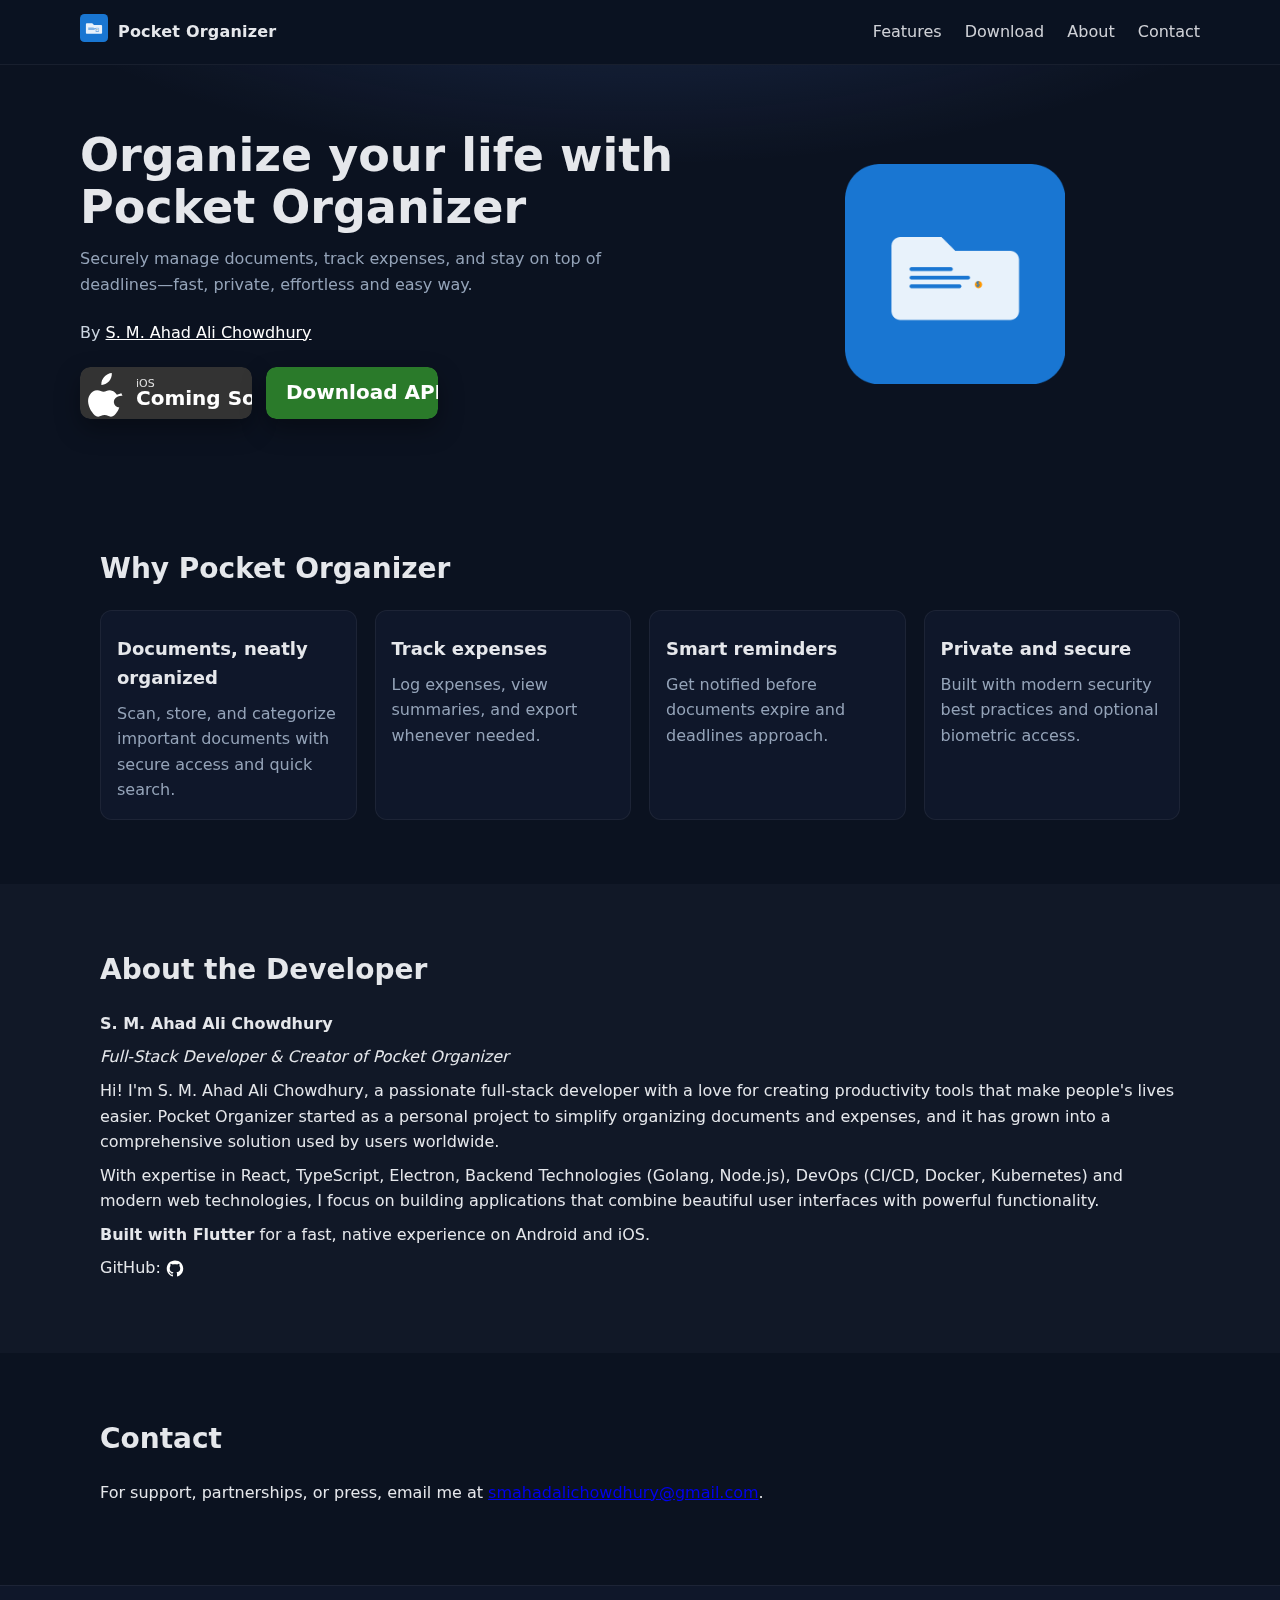
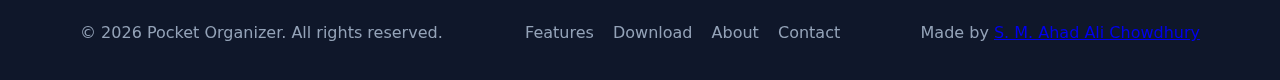
<file: index.html>
<!DOCTYPE html>
<html lang="en">
<head>
	<meta charset="utf-8">
	<meta name="viewport" content="width=device-width, initial-scale=1">
	<title>Pocket Organizer</title>
	<link rel="canonical" href="https://pocket-organizer.vercel.app/">
	<meta http-equiv="refresh" content="0; url=/website/index.html">
</head>
<body>
	<p>If you are not redirected, <a href="/website/index.html">click here</a>.</p>
</body>
<script>
	// Hard redirect for environments that ignore meta refresh
	location.replace('/website/index.html');
}</script>
</html>
</file>
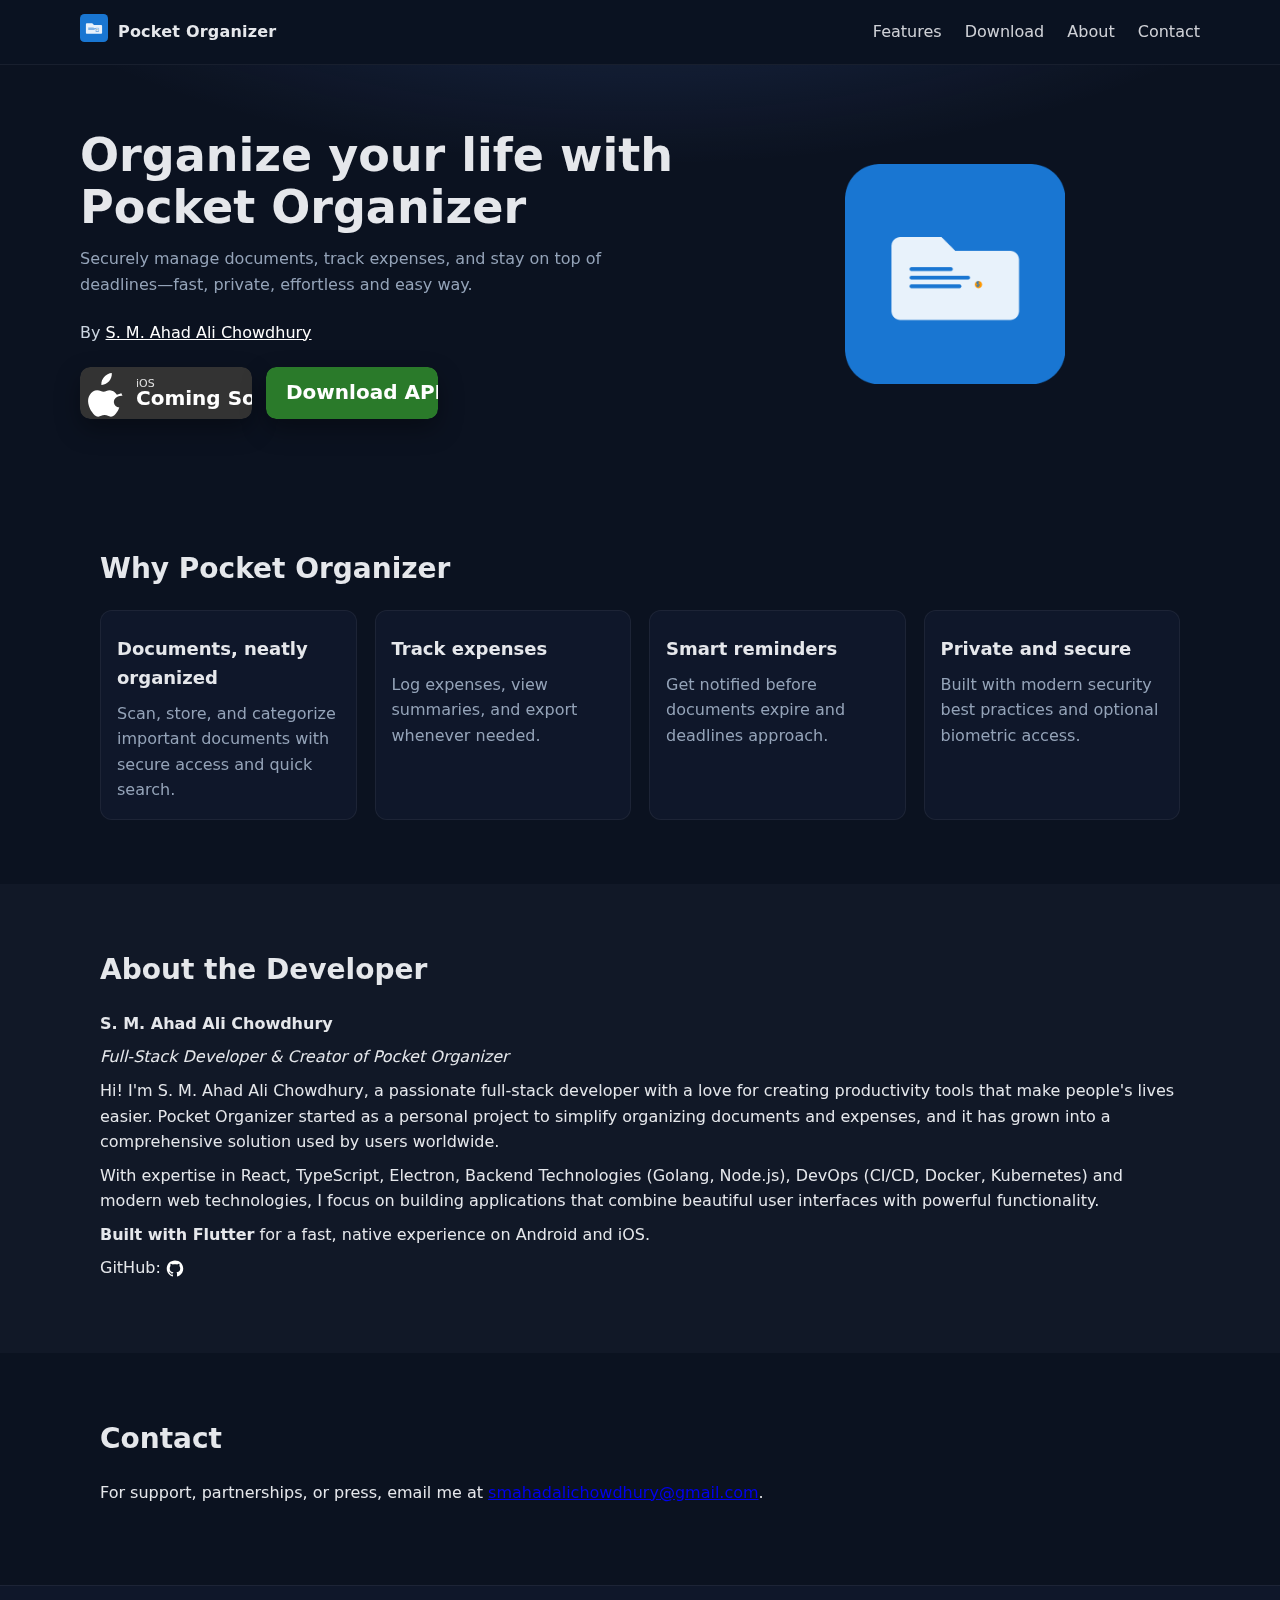
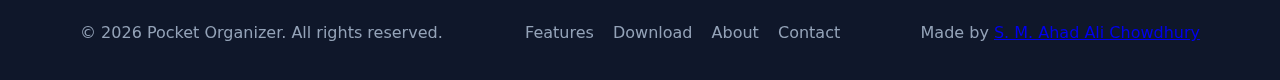
<file: website/index.html>
<!DOCTYPE html>
<html lang="en">
  <head>
    <meta charset="utf-8" />
    <meta http-equiv="X-UA-Compatible" content="IE=edge" />
    <meta name="viewport" content="width=device-width, initial-scale=1" />
    <title>
      Pocket Organizer — Organize Documents, Expenses, and More — by S. M. Ahad
      Ali Chowdhury
    </title>
    <meta
      name="description"
      content="Pocket Organizer helps you securely organize documents, track expenses, manage folders, and receive smart reminders—all in one place."
    />
    <link rel="canonical" href="https://pocket-organizer.vercel.app/" />
    <meta name="theme-color" content="#0f172a" />
    <meta name="color-scheme" content="light dark" />
    <meta name="robots" content="index, follow" />
    <meta name="author" content="S. M. Ahad Ali Chowdhury" />

    <!-- Open Graph -->
    <meta
      property="og:title"
      content="Pocket Organizer — Organize Documents, Expenses, and More"
    />
    <meta
      property="og:description"
      content="Pocket Organizer helps you securely organize documents, track expenses, manage folders, and receive smart reminders—all in one place."
    />
    <meta property="og:type" content="website" />
    <meta property="og:url" content="https://pocket-organizer.vercel.app/" />
    <meta
      property="og:image"
      content="https://pocket-organizer.vercel.app/assets/icons/app_icon.png"
    />

    <!-- Twitter -->
    <meta name="twitter:card" content="summary_large_image" />
    <meta
      name="twitter:title"
      content="Pocket Organizer — Organize Documents, Expenses, and More"
    />
    <meta
      name="twitter:description"
      content="Pocket Organizer helps you securely organize documents, track expenses, manage folders, and receive smart reminders—all in one place."
    />
    <meta
      name="twitter:image"
      content="https://pocket-organizer.vercel.app/assets/icons/app_icon.png"
    />

    <link rel="manifest" href="/website/manifest.webmanifest" />
    <link rel="author" href="/about" />
    <link
      rel="icon"
      href="data:image/svg+xml,%3Csvg xmlns='http://www.w3.org/2000/svg' viewBox='0 0 64 64'%3E%3Crect width='64' height='64' rx='12' fill='%230f172a'/%3E%3Cpath d='M16 20h32v24a8 8 0 0 1-8 8H24a8 8 0 0 1-8-8V20z' fill='%23fff'/%3E%3Cpath d='M20 16h24a4 4 0 0 1 4 4v4H16v-4a4 4 0 0 1 4-4z' fill='%23638cff'/%3E%3C/svg%3E"
    />
    <link rel="preload" href="/website/styles.css" as="style" />
    <link rel="stylesheet" href="/website/styles.css" />

    <!-- JSON-LD: Software Application -->
    <script type="application/ld+json">
      {
        "@context": "https://schema.org",
        "@type": "SoftwareApplication",
        "name": "Pocket Organizer",
        "applicationCategory": "ProductivityApplication",
        "operatingSystem": "iOS, Android",
        "description": "Securely organize documents, track expenses, manage folders, and receive smart reminders.",
        "image": "https://pocket-organizer.vercel.app/assets/icons/app_icon.png",
        "creator": {
          "@type": "Person",
          "name": "S. M. Ahad Ali Chowdhury"
        },
        "offers": {
          "@type": "Offer",
          "price": "0",
          "priceCurrency": "USD"
        }
      }
    </script>

    <!-- JSON-LD: Person -->
    <script type="application/ld+json">
      {
        "@context": "https://schema.org",
        "@type": "Person",
        "name": "S. M. Ahad Ali Chowdhury",
        "jobTitle": "Full-Stack Developer",
        "url": "https://pocket-organizer.vercel.app/",
        "sameAs": [
          "https://github.com/ahadalichowdhury",
          "mailto:smahadalichowdhury@gmail.com"
        ]
      }
    </script>
    <!-- JSON-LD: WebSite -->
    <script type="application/ld+json">
      {
        "@context": "https://schema.org",
        "@type": "WebSite",
        "name": "Pocket Organizer",
        "url": "https://pocket-organizer.vercel.app/",
        "publisher": {
          "@type": "Person",
          "name": "S. M. Ahad Ali Chowdhury",
          "url": "https://pocket-organizer.vercel.app/about"
        },
        "potentialAction": {
          "@type": "SearchAction",
          "target": "https://pocket-organizer.vercel.app/?q={search_term_string}",
          "query-input": "required name=search_term_string"
        }
      }
    </script>
    <!-- JSON-LD: Organization -->
    <script type="application/ld+json">
      {
        "@context": "https://schema.org",
        "@type": "Organization",
        "name": "Pocket Organizer",
        "url": "https://pocket-organizer.vercel.app/",
        "logo": "https://pocket-organizer.vercel.app/assets/icons/app_icon.png",
        "sameAs": ["https://github.com/ahadalichowdhury"]
      }
    </script>
  </head>
  <body>
    <header class="site-header">
      <div class="container header-inner">
        <a class="brand" href="/">
          <span class="logo" aria-hidden="true">
            <img
              src="/assets/icons/app_icon.svg"
              alt="Pocket Organizer logo"
              width="28"
              height="28"
            />
          </span>
          <span class="brand-name">Pocket Organizer</span>
        </a>
        <nav class="nav">
          <a href="#features">Features</a>
          <a href="#downloads">Download</a>
          <a href="/about">About</a>
          <a href="#contact">Contact</a>
        </nav>
      </div>
    </header>

    <main>
      <section class="hero">
        <div class="container hero-inner">
          <div class="hero-copy">
            <h1>Organize your life with Pocket Organizer</h1>
            <p>
              Securely manage documents, track expenses, and stay on top of
              deadlines—fast, private, effortless and easy way.
            </p>
            <p style="margin-top: 6px; color: #cbd5e1">
              By
              <a href="/about" style="color: #fff; text-decoration: underline"
                >S. M. Ahad Ali Chowdhury</a
              >
            </p>
            <div class="cta-group" id="downloads">
              <a
                class="badge apple"
                href="#"
                aria-label="iOS app coming soon"
                aria-disabled="true"
                title="Coming soon on iOS"
                rel="nofollow noopener"
              >
                <!-- Apple-like badge (disabled/coming soon) -->
                <svg
                  xmlns="http://www.w3.org/2000/svg"
                  width="172"
                  height="52"
                  viewBox="0 0 172 52"
                >
                  <rect width="172" height="52" rx="10" fill="#333" />
                  <text
                    x="56"
                    y="20"
                    fill="#fff"
                    font-family="system-ui,-apple-system,Segoe UI,Roboto,Helvetica,Arial"
                    font-size="11"
                    opacity=".85"
                  >
                    iOS
                  </text>
                  <text
                    x="56"
                    y="38"
                    fill="#fff"
                    font-family="system-ui,-apple-system,Segoe UI,Roboto,Helvetica,Arial"
                    font-weight="700"
                    font-size="20"
                  >
                    Coming Soon
                  </text>
                  <path
                    fill="#fff"
                    d="M29.1 14.3c1.8-2.2 3-5.3 2.7-8.3-2.6.1-5.8 1.8-7.7 4-1.7 1.9-3.1 5-2.7 7.9 2.9.2 5.9-1.6 7.7-3.6zM36.9 27.8c-1.7-2.6-4.1-4.4-7-4.5-3 .1-4.2 1.5-6.3 1.5-2.1 0-3.5-1.5-6.4-1.5-3 .1-5.8 1.8-7.5 4.6-3.2 5-1.2 12.3 2.3 17 1.6 2.3 3.6 4.9 6.2 4.8 2.5-.1 3.4-1.6 6.4-1.6s3.7 1.6 6.3 1.6c2.7-.1 4.5-2.3 6.1-4.6 1.1-1.7 1.5-2.7 2.3-4.7-6-.2-7.8-8.6-1.4-11 1.5-.6 3.2-.7 4.6-.6-.5-1.4-1-2.3-1.2-2.6z"
                  />
                </svg>
              </a>
              <a
                class="badge apk"
                href="./downloads/app-latest.apk"
                aria-label="Download Android APK"
              >
                <!-- Simple APK badge -->
                <svg
                  xmlns="http://www.w3.org/2000/svg"
                  width="172"
                  height="52"
                  viewBox="0 0 172 52"
                >
                  <rect width="172" height="52" rx="10" fill="#2a7a2a" />
                  <text
                    x="20"
                    y="32"
                    fill="#fff"
                    font-family="system-ui,-apple-system,Segoe UI,Roboto,Helvetica,Arial"
                    font-weight="700"
                    font-size="20"
                  >
                    Download APK
                  </text>
                </svg>
              </a>
            </div>
          </div>
          <div class="hero-art">
            <img
              src="/assets/icons/app_icon.png"
              alt="Pocket Organizer app icon"
              width="220"
              height="220"
            />
          </div>
        </div>
      </section>

      <section id="features" class="section">
        <div class="container">
          <h2>Why Pocket Organizer</h2>
          <div class="features-grid">
            <article>
              <h3>Documents, neatly organized</h3>
              <p>
                Scan, store, and categorize important documents with secure
                access and quick search.
              </p>
            </article>
            <article>
              <h3>Track expenses</h3>
              <p>Log expenses, view summaries, and export whenever needed.</p>
            </article>
            <article>
              <h3>Smart reminders</h3>
              <p>
                Get notified before documents expire and deadlines approach.
              </p>
            </article>
            <article>
              <h3>Private and secure</h3>
              <p>
                Built with modern security best practices and optional biometric
                access.
              </p>
            </article>
          </div>
        </div>
      </section>

      <section id="about" class="section alt">
        <div class="container about-grid">
          <div>
            <h2>About the Developer</h2>
            <p><strong>S. M. Ahad Ali Chowdhury</strong></p>
            <p><em>Full-Stack Developer & Creator of Pocket Organizer</em></p>
            <p>
              Hi! I'm S. M. Ahad Ali Chowdhury, a passionate full-stack
              developer with a love for creating productivity tools that make
              people's lives easier. Pocket Organizer started as a personal
              project to simplify organizing documents and expenses, and it has
              grown into a comprehensive solution used by users worldwide.
            </p>
            <p>
              With expertise in React, TypeScript, Electron, Backend
              Technologies (Golang, Node.js), DevOps (CI/CD, Docker, Kubernetes)
              and modern web technologies, I focus on building applications that
              combine beautiful user interfaces with powerful functionality.
            </p>
            <p>
              <strong>Built with Flutter</strong> for a fast, native experience
              on Android and iOS.
            </p>
            <p>
              GitHub:
              <a
                id="github-link"
                href="https://github.com/ahadalichowdhury"
                rel="me"
              >
                <span
                  aria-hidden="true"
                  style="
                    display: inline-flex;
                    vertical-align: middle;
                    margin-right: 6px;
                  "
                >
                  <!-- GitHub mark -->
                  <svg
                    xmlns="http://www.w3.org/2000/svg"
                    width="18"
                    height="18"
                    viewBox="0 0 24 24"
                    fill="#fff"
                  >
                    <path
                      d="M12 .5C5.73.5.98 5.24.98 11.5c0 4.85 3.15 8.96 7.52 10.41.55.11.75-.23.75-.52 0-.26-.01-1.11-.02-2.01-3.06.66-3.71-1.31-3.71-1.31-.5-1.27-1.21-1.61-1.21-1.61-.99-.67.08-.66.08-.66 1.09.08 1.67 1.12 1.67 1.12.98 1.67 2.58 1.19 3.21.9.1-.71.38-1.19.69-1.47-2.44-.28-5-1.22-5-5.43 0-1.2.43-2.18 1.12-2.95-.11-.28-.48-1.42.11-2.96 0 0 .92-.3 3.01 1.13.88-.24 1.82-.36 2.76-.36.94 0 1.88.12 2.76.36 2.09-1.44 3.01-1.13 3.01-1.13.59 1.54.22 2.68.11 2.96.69.77 1.12 1.75 1.12 2.95 0 4.22-2.56 5.14-5 5.43.39.34.74 1.01.74 2.05 0 1.48-.01 2.67-.01 3.04 0 .29.2.63.76.52 4.36-1.45 7.51-5.56 7.51-10.41C23.02 5.24 18.27.5 12 .5z"
                    />
                  </svg>
                </span>
              </a>
            </p>
          </div>
        </div>
      </section>

      <section id="contact" class="section">
        <div class="container">
          <h2>Contact</h2>
          <p>
            For support, partnerships, or press, email me at
            <a href="mailto:smahadalichowdhury@gmail.com"
              >smahadalichowdhury@gmail.com</a
            >.
          </p>
        </div>
      </section>
    </main>

    <footer class="site-footer">
      <div class="container footer-inner">
        <p>© <span id="year"></span> Pocket Organizer. All rights reserved.</p>
        <nav class="footer-nav">
          <a href="#features">Features</a>
          <a href="#downloads">Download</a>
          <a href="/about">About</a>
          <a href="#contact">Contact</a>
        </nav>
        <p style="margin: 0 0 0 12px">
          Made by <a href="/about">S. M. Ahad Ali Chowdhury</a>
        </p>
      </div>
    </footer>

    <script src="/website/script.js" defer></script>
  </body>
</html>
</file>
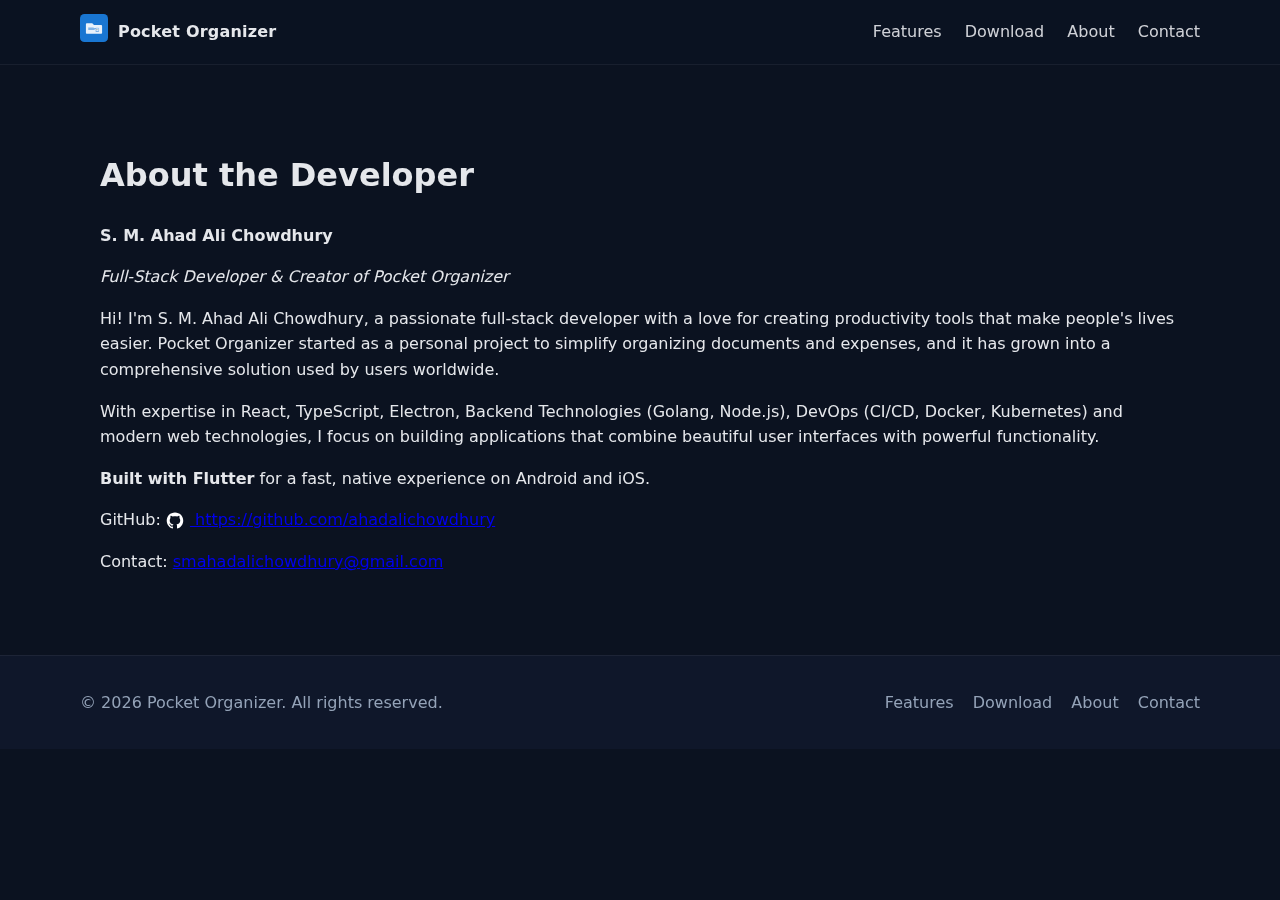
<file: about.html>
<!DOCTYPE html>
<html lang="en">
<head>
	<meta charset="utf-8">
	<meta name="viewport" content="width=device-width, initial-scale=1">
	<title>About — Pocket Organizer</title>
	<link rel="canonical" href="https://pocket-organizer.vercel.app/about">
	<meta http-equiv="refresh" content="0; url=/website/about.html">
</head>
<body>
	<p>If you are not redirected, <a href="/website/about.html">click here</a>.</p>
</body>
<script>
	location.replace('/website/about.html');
}</script>
</html>
</file>
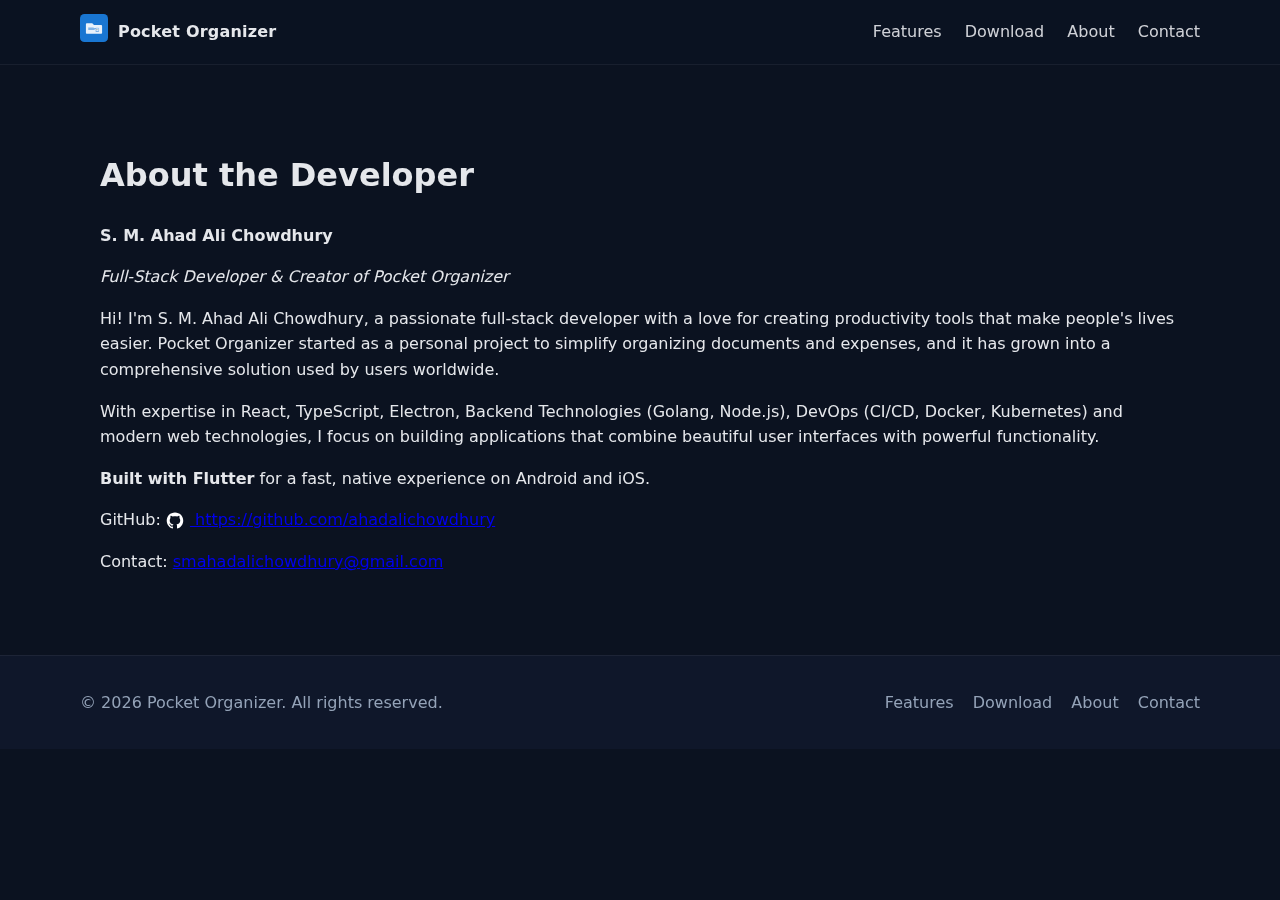
<file: website/about.html>
<!DOCTYPE html>
<html lang="en">
  <head>
    <meta charset="utf-8" />
    <meta http-equiv="X-UA-Compatible" content="IE=edge" />
    <meta name="viewport" content="width=device-width, initial-scale=1" />
    <title>About — S. M. Ahad Ali Chowdhury — Pocket Organizer</title>
    <meta
      name="description"
      content="Learn about S. M. Ahad Ali Chowdhury, full-stack developer and creator of Pocket Organizer, built with Flutter."
    />
    <link rel="canonical" href="https://pocket-organizer.vercel.app/about" />
    <meta name="robots" content="index, follow" />
    <link rel="stylesheet" href="/website/styles.css" />
    <link rel="icon" href="/assets/icons/app_icon.png" />
    <script type="application/ld+json">
      {
        "@context": "https://schema.org",
        "@type": "Person",
        "name": "S. M. Ahad Ali Chowdhury",
        "jobTitle": "Full-Stack Developer",
        "url": "https://pocket-organizer.vercel.app/about",
        "sameAs": [
          "https://github.com/ahadalichowdhury",
          "mailto:smahadalichowdhury@gmail.com"
        ],
        "worksFor": {
          "@type": "Organization",
          "name": "Pocket Organizer"
        }
      }
    </script>
    <script type="application/ld+json">
      {
        "@context": "https://schema.org",
        "@type": "BreadcrumbList",
        "itemListElement": [
          {
            "@type": "ListItem",
            "position": 1,
            "name": "Home",
            "item": "https://pocket-organizer.vercel.app/"
          },
          {
            "@type": "ListItem",
            "position": 2,
            "name": "About",
            "item": "https://pocket-organizer.vercel.app/about"
          }
        ]
      }
    </script>
  </head>
  <body>
    <header class="site-header">
      <div class="container header-inner">
        <a class="brand" href="/">
          <span class="logo" aria-hidden="true">
            <img
              src="/assets/icons/app_icon.svg"
              alt="Pocket Organizer logo"
              width="28"
              height="28"
            />
          </span>
          <span class="brand-name">Pocket Organizer</span>
        </a>
        <nav class="nav">
          <a href="/#features">Features</a>
          <a href="/#downloads">Download</a>
          <a href="/about">About</a>
          <a href="/#contact">Contact</a>
        </nav>
      </div>
    </header>
    <main>
      <section class="section">
        <div class="container">
          <h1>About the Developer</h1>
          <p><strong>S. M. Ahad Ali Chowdhury</strong></p>
          <p><em>Full-Stack Developer & Creator of Pocket Organizer</em></p>
          <p>
            Hi! I'm S. M. Ahad Ali Chowdhury, a passionate full-stack developer
            with a love for creating productivity tools that make people's lives
            easier. Pocket Organizer started as a personal project to simplify
            organizing documents and expenses, and it has grown into a
            comprehensive solution used by users worldwide.
          </p>
          <p>
            With expertise in React, TypeScript, Electron, Backend Technologies
            (Golang, Node.js), DevOps (CI/CD, Docker, Kubernetes) and modern web
            technologies, I focus on building applications that combine
            beautiful user interfaces with powerful functionality.
          </p>
          <p>
            <strong>Built with Flutter</strong> for a fast, native experience on
            Android and iOS.
          </p>
          <p>
            GitHub:
            <a
              id="github-link"
              href="https://github.com/ahadalichowdhury"
              rel="me"
            >
              <span
                aria-hidden="true"
                style="
                  display: inline-flex;
                  vertical-align: middle;
                  margin-right: 6px;
                "
              >
                <svg
                  xmlns="http://www.w3.org/2000/svg"
                  width="18"
                  height="18"
                  viewBox="0 0 24 24"
                  fill="#fff"
                >
                  <path
                    d="M12 .5C5.73.5.98 5.24.98 11.5c0 4.85 3.15 8.96 7.52 10.41.55.11.75-.23.75-.52 0-.26-.01-1.11-.02-2.01-3.06.66-3.71-1.31-3.71-1.31-.5-1.27-1.21-1.61-1.21-1.61-.99-.67.08-.66.08-.66 1.09.08 1.67 1.12 1.67 1.12.98 1.67 2.58 1.19 3.21.9.1-.71.38-1.19.69-1.47-2.44-.28-5-1.22-5-5.43 0-1.2.43-2.18 1.12-2.95-.11-.28-.48-1.42.11-2.96 0 0 .92-.3 3.01 1.13.88-.24 1.82-.36 2.76-.36.94 0 1.88.12 2.76.36 2.09-1.44 3.01-1.13 3.01-1.13.59 1.54.22 2.68.11 2.96.69.77 1.12 1.75 1.12 2.95 0 4.22-2.56 5.14-5 5.43.39.34.74 1.01.74 2.05 0 1.48-.01 2.67-.01 3.04 0 .29.2.63.76.52 4.36-1.45 7.51-5.56 7.51-10.41C23.02 5.24 18.27.5 12 .5z"
                  />
                </svg>
              </span>
              https://github.com/ahadalichowdhury
            </a>
          </p>
          <p>
            Contact:
            <a href="mailto:smahadalichowdhury@gmail.com"
              >smahadalichowdhury@gmail.com</a
            >
          </p>
        </div>
      </section>
    </main>
    <footer class="site-footer">
      <div class="container footer-inner">
        <p>© <span id="year"></span> Pocket Organizer. All rights reserved.</p>
        <nav class="footer-nav">
          <a href="/#features">Features</a>
          <a href="/#downloads">Download</a>
          <a href="/about">About</a>
          <a href="/#contact">Contact</a>
        </nav>
      </div>
    </footer>
    <script src="/website/script.js" defer></script>
  </body>
</html>
</file>
<file: website/styles.css>
/* Minimal, accessible, and SEO-friendly defaults */
:root {
  --bg: #0b1220;
  --panel: #0f172a;
  --text: #e5e7eb;
  --muted: #94a3b8;
  --brand: #638cff;
  --surface: #111827;
}

* { box-sizing: border-box; }
html, body { padding: 0; margin: 0; }
body {
  font-family: system-ui, -apple-system, Segoe UI, Roboto, Helvetica, Arial, "Apple Color Emoji", "Segoe UI Emoji";
  background: var(--bg);
  color: var(--text);
  line-height: 1.6;
}

.container {
  width: 100%;
  max-width: 1120px;
  margin: 0 auto;
  padding: 0 20px;
}

.site-header {
  position: sticky;
  top: 0;
  z-index: 10;
  backdrop-filter: saturate(140%) blur(6px);
  background: color-mix(in oklab, var(--bg) 78%, transparent);
  border-bottom: 1px solid rgba(255,255,255,.06);
}
.header-inner {
  display: flex;
  align-items: center;
  justify-content: space-between;
  padding: 14px 0;
}
.brand {
  display: inline-flex;
  align-items: center;
  gap: 10px;
  color: var(--text);
  text-decoration: none;
  font-weight: 700;
}
.brand .brand-name { letter-spacing: .2px; }
.nav a {
  color: var(--text);
  text-decoration: none;
  margin-left: 18px;
  opacity: .9;
}
.nav a:hover { opacity: 1; }

.hero {
  background: radial-gradient(1200px 500px at 50% -200px, rgba(99,140,255,.25), transparent 60%), var(--bg);
}
.hero-inner {
  display: grid;
  grid-template-columns: 1.1fr .9fr;
  gap: 32px;
  padding: 64px 0;
}
.hero-copy h1 {
  font-size: clamp(28px, 4.5vw, 46px);
  line-height: 1.15;
  margin: 0 0 12px;
}
.hero-copy p { color: var(--muted); margin: 0 0 22px; }
.cta-group { display: flex; gap: 14px; flex-wrap: wrap; }
.badge { display: inline-flex; border-radius: 10px; overflow: hidden; box-shadow: 0 10px 25px rgba(0,0,0,.35); }
.badge:hover { transform: translateY(-1px); transition: transform .15s ease; }
.hero-art { display: flex; align-items: center; justify-content: center; }

.section { padding: 64px 0; }
.section.alt { background: var(--surface); }
.section h2 { margin-top: 0; margin-bottom: 18px; font-size: 28px; }
.features-grid {
  display: grid;
  grid-template-columns: repeat(4, 1fr);
  gap: 18px;
}
.features-grid article {
  background: var(--panel);
  border: 1px solid rgba(255,255,255,.06);
  border-radius: 12px;
  padding: 16px;
}
.features-grid h3 { margin: 8px 0 8px; font-size: 18px; }
.features-grid p { margin: 0; color: var(--muted); }

.about-grid { display: grid; grid-template-columns: 1fr; gap: 16px; }
.about-grid p { margin: 8px 0; }
.about-grid a { color: var(--brand); }

.site-footer {
  border-top: 1px solid rgba(255,255,255,.06);
  background: var(--panel);
}
.footer-inner {
  display: flex;
  align-items: center;
  justify-content: space-between;
  padding: 18px 0;
  color: var(--muted);
}
.footer-nav a { color: var(--muted); margin-left: 14px; text-decoration: none; }
.footer-nav a:hover { color: var(--text); }

@media (max-width: 980px) {
  .hero-inner { grid-template-columns: 1fr; text-align: center; }
  .hero-art { order: -1; }
  .features-grid { grid-template-columns: repeat(2, 1fr); }
}
@media (max-width: 560px) {
  .features-grid { grid-template-columns: 1fr; }
}
</file>
